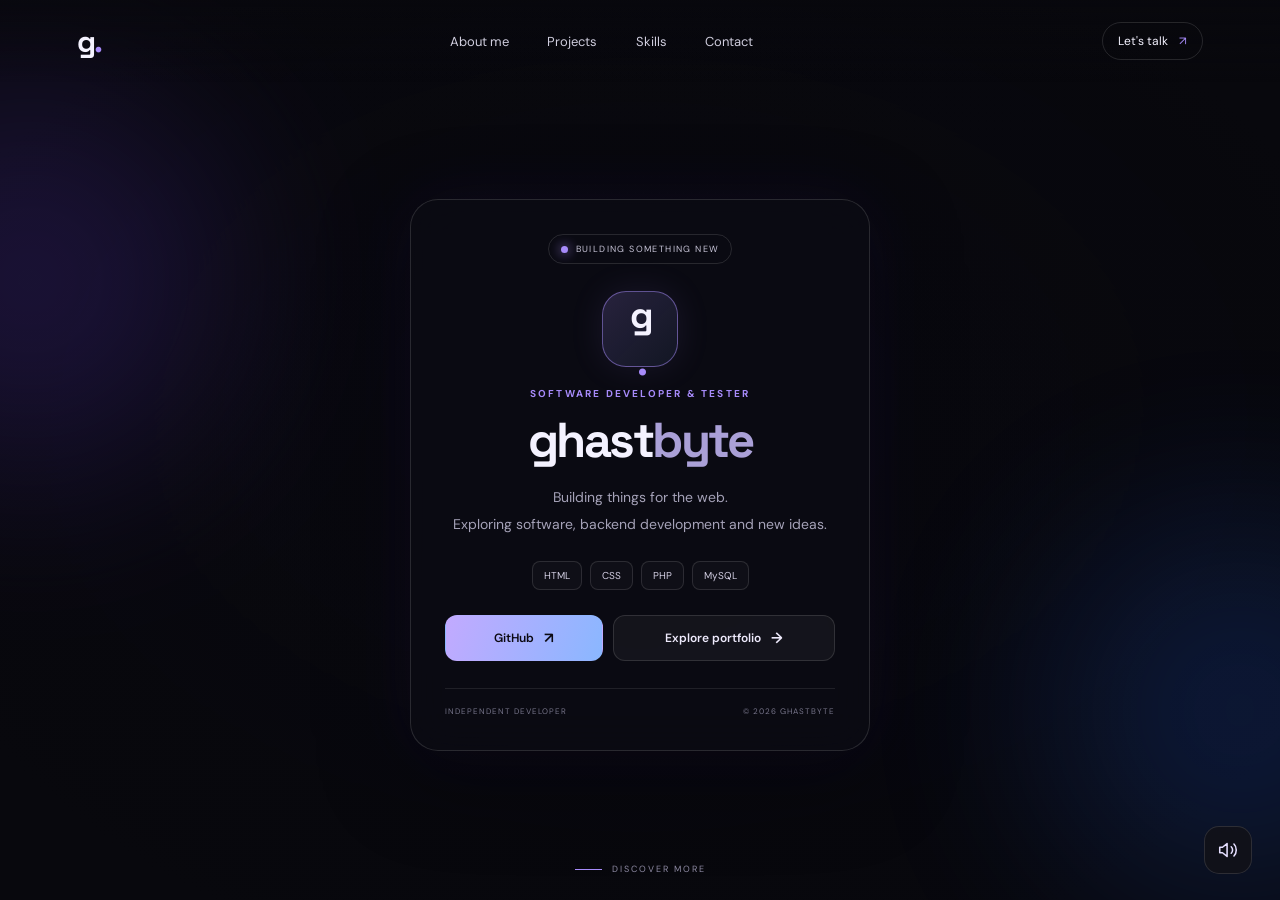
<file: index.html>
<!DOCTYPE html>
<html lang="en">
<head>
  <meta charset="UTF-8">
  <meta name="viewport" content="width=device-width, initial-scale=1.0">
  <meta name="theme-color" content="#08080d">
  <meta name="description" content="ghastbyte — software development, web projects and experiments.">
  <title>Welcome - ghastbyte</title>

  <link rel="stylesheet" href="main.css">
  <link rel="stylesheet" href="musicSlider.css">
  <script src="script.js" defer></script>
</head>

<body class="home-page">
  <video class="background-video" autoplay muted loop playsinline aria-hidden="true">
    <source src="assets/background.mp4" type="video/mp4">
  </video>

  <div class="background-overlay"></div>
  <div class="ambient ambient-one"></div>
  <div class="ambient ambient-two"></div>

  <header class="navbar">
    <a class="nav-logo" href="index.html" aria-label="ghastbyte home">g<span>.</span></a>

    <nav class="nav-links" aria-label="Main navigation">
      <a href="portfolio.html#about">About me</a>
      <a href="portfolio.html#projects">Projects</a>
      <a href="portfolio.html#skills">Skills</a>
      <a href="portfolio.html#contact">Contact</a>
    </nav>

    <a class="nav-cta" href="portfolio.html#contact">
      Let's talk <span>↗</span>
    </a>
  </header>

  <main class="home-content">
    <section class="profile-card">
      <div class="status">
        <span class="status-dot"></span>
        BUILDING SOMETHING NEW
      </div>

      <div class="avatar">g<span>.</span></div>

      <p class="eyebrow">SOFTWARE DEVELOPER &amp; TESTER</p>

      <h1>ghast<span>byte</span></h1>

      <p class="profile-description">
        Building things for the web.<br>
        Exploring software, backend development and new ideas.
      </p>

      <div class="tech-tags" aria-label="Technologies">
        <span>HTML</span>
        <span>CSS</span>
        <span>PHP</span>
        <span>MySQL</span>
      </div>

      <div class="profile-actions">
        <a
          class="button button-primary"
          href="https://github.com/ghastbyte"
          target="_blank"
          rel="noopener noreferrer"
        >
          GitHub <span class="arrow">↗</span>
        </a>

        <a class="button button-secondary" href="portfolio.html">
          Explore portfolio <span class="arrow">→</span>
        </a>
      </div>

      <div class="card-footer">
        <span>INDEPENDENT DEVELOPER</span>
        <span>© <span id="year"></span> GHASTBYTE</span>
      </div>
    </section>

    <a class="scroll-hint" href="portfolio.html#about">
      <span class="scroll-line"></span>
      DISCOVER MORE
    </a>
  </main>

  <div class="music-control" id="music-control">
    <label class="volume-slider-wrap" for="volume-slider">
      <input
        type="range"
        id="volume-slider"
        class="volume-slider"
        min="0"
        max="100"
        value="25"
        step="1"
        aria-label="Music volume"
        title="Music volume"
      >
    </label>

    <button
      class="music-button"
      id="music-button"
      type="button"
      aria-label="Play background music"
      title="Play background music"
    >
      <svg
        class="speaker-icon"
        id="speaker-icon"
        viewBox="0 0 24 24"
        fill="none"
        aria-hidden="true"
      >
        <path
          d="M11 5L6 9H3V15H6L11 19V5Z"
          stroke="currentColor"
          stroke-width="1.7"
          stroke-linecap="round"
          stroke-linejoin="round"
        />
        <path
          d="M15.5 8.5C16.5 9.4 17 10.6 17 12C17 13.4 16.5 14.6 15.5 15.5"
          stroke="currentColor"
          stroke-width="1.7"
          stroke-linecap="round"
          stroke-linejoin="round"
        />
        <path
          d="M18.5 5.5C20.2 7.2 21 9.5 21 12C21 14.5 20.2 16.8 18.5 18.5"
          stroke="currentColor"
          stroke-width="1.7"
          stroke-linecap="round"
          stroke-linejoin="round"
        />
      </svg>
    </button>
  </div>

  <audio id="background-music" loop preload="none">
    <source src="assets/music.mp3" type="audio/mpeg">
  </audio>
</body>
</html>
</file>
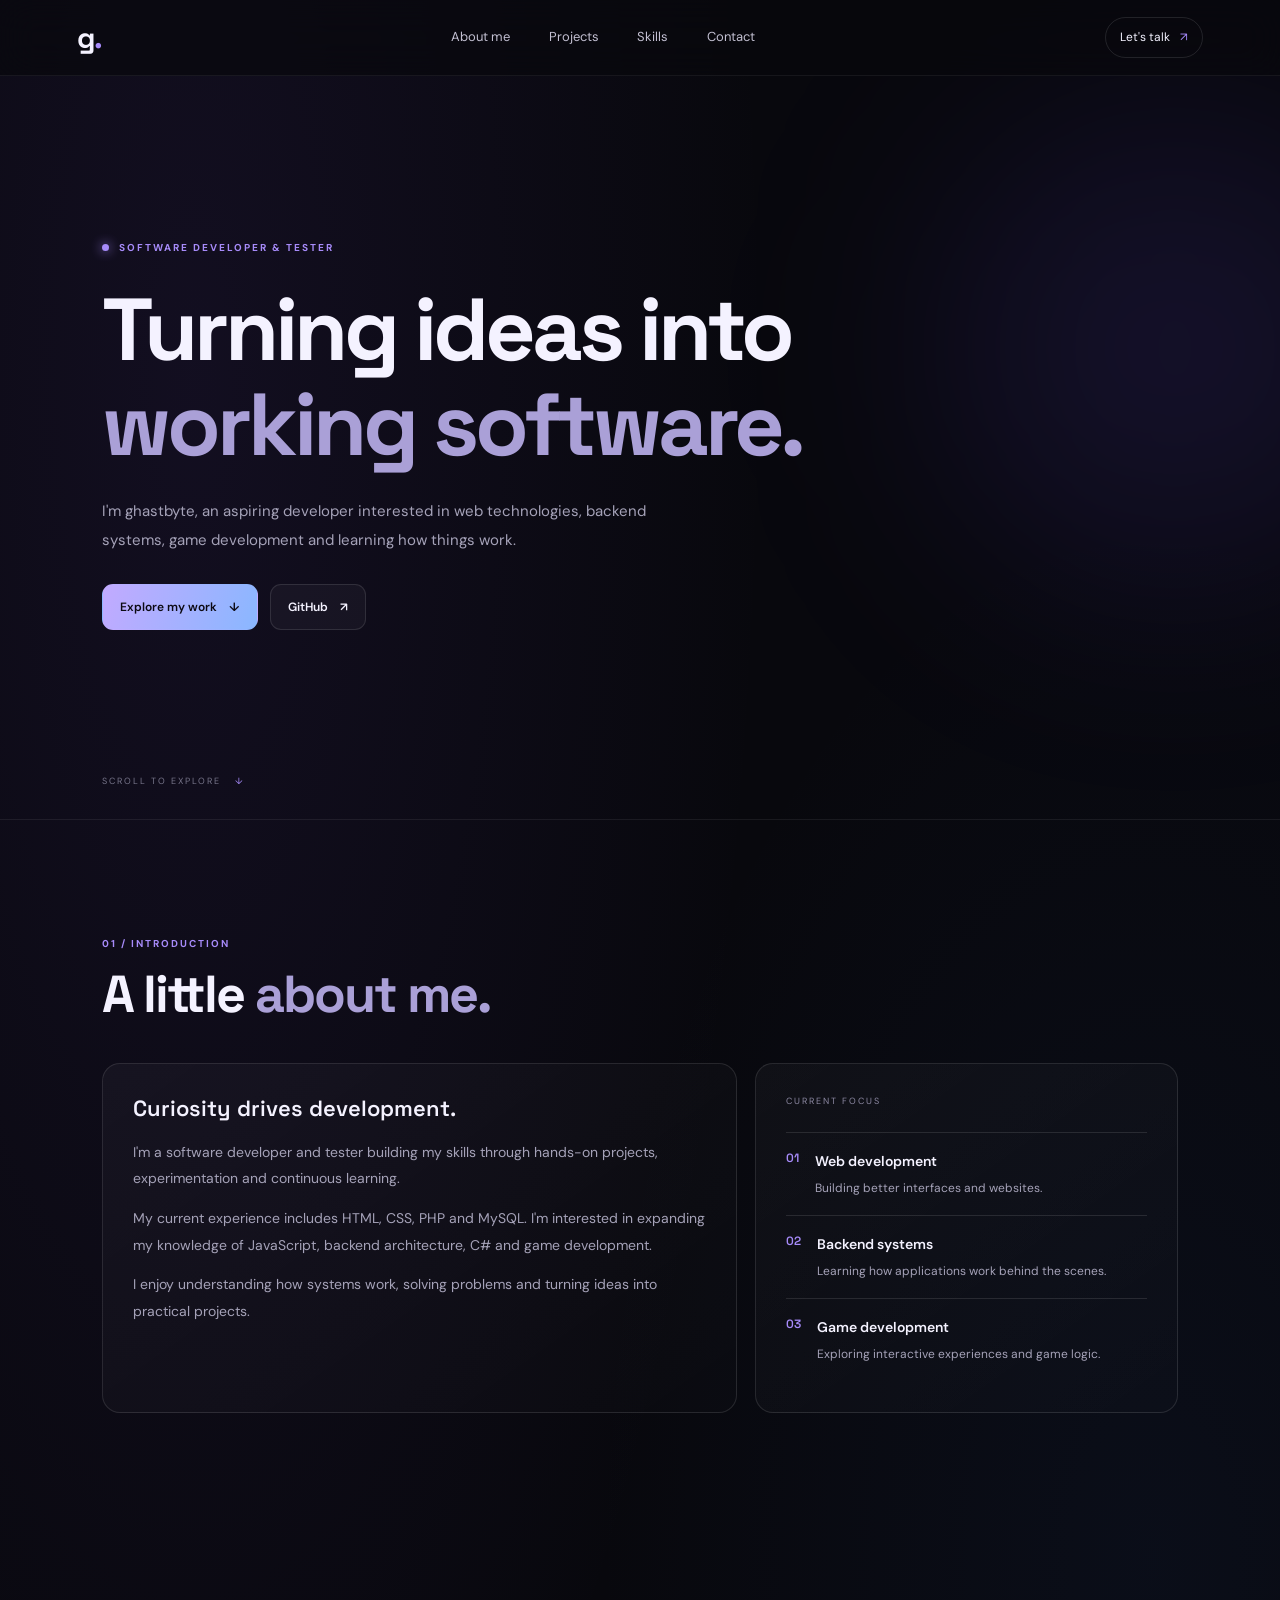
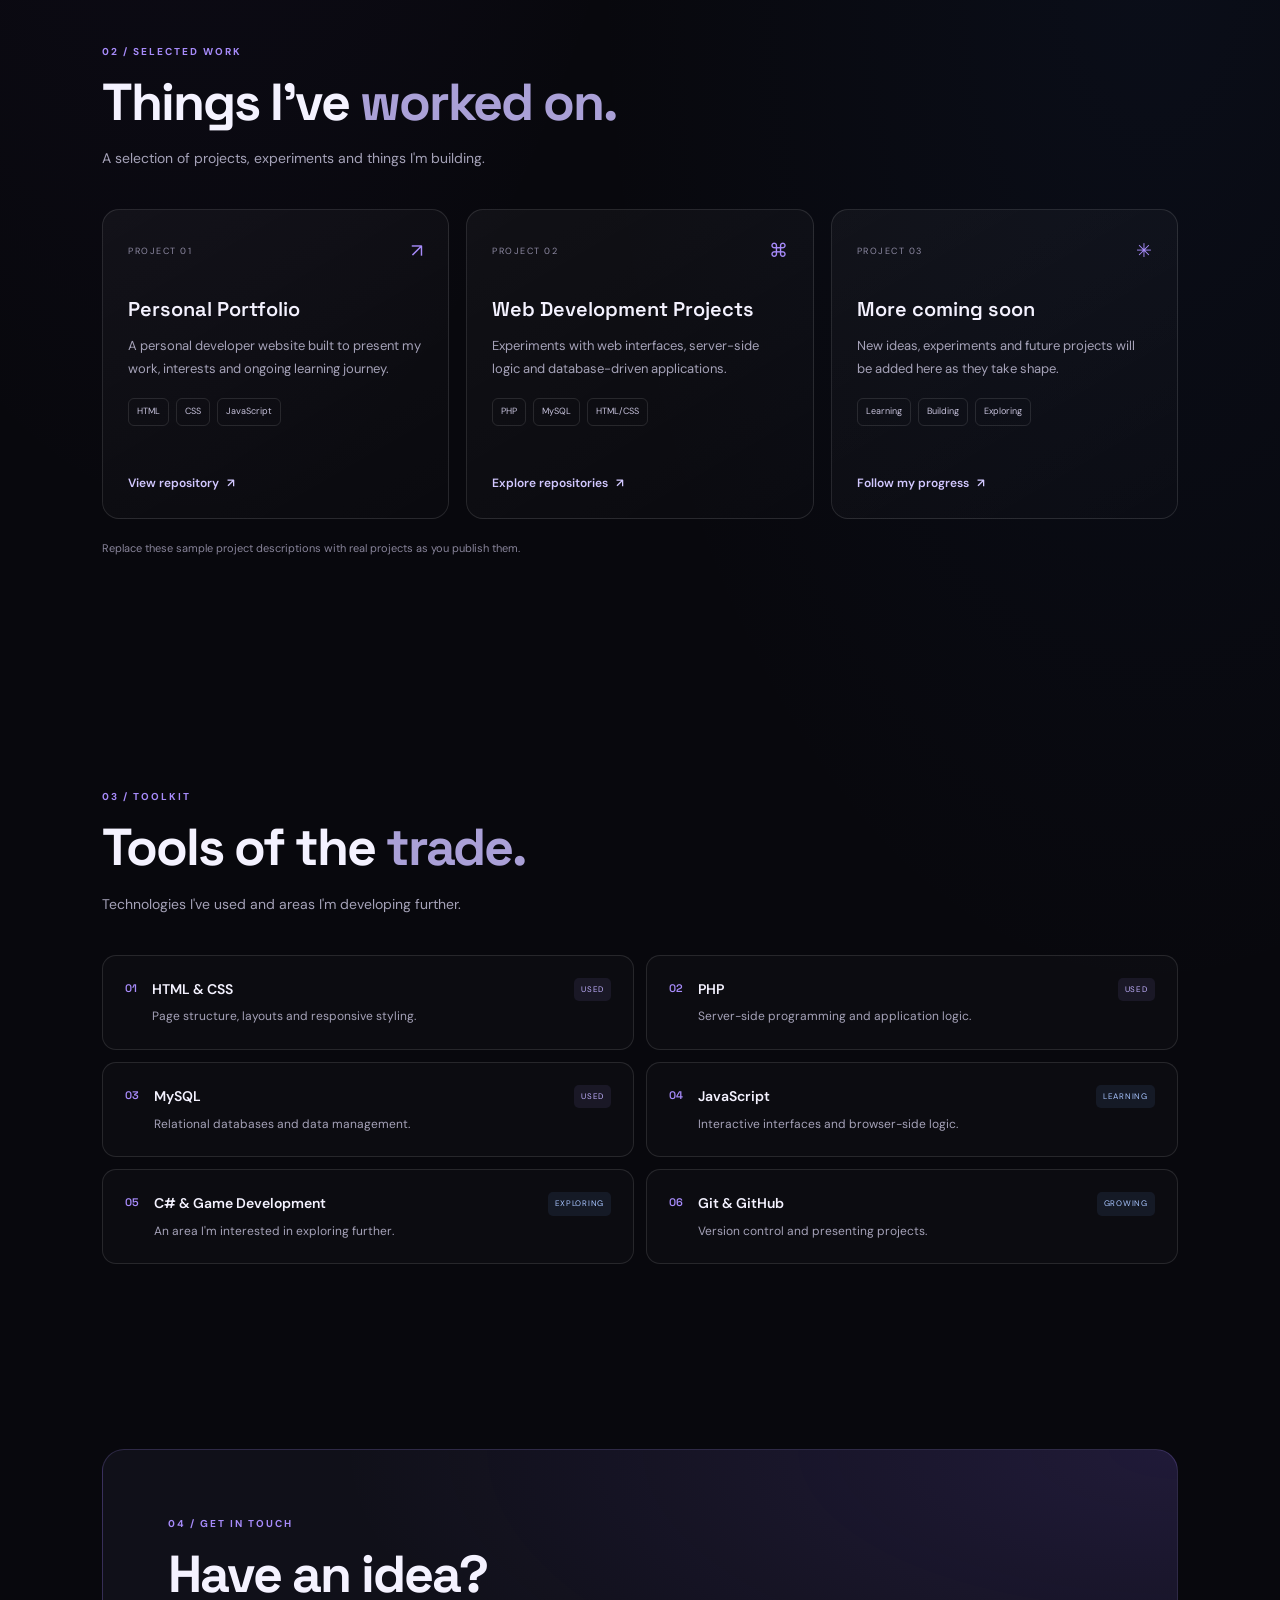
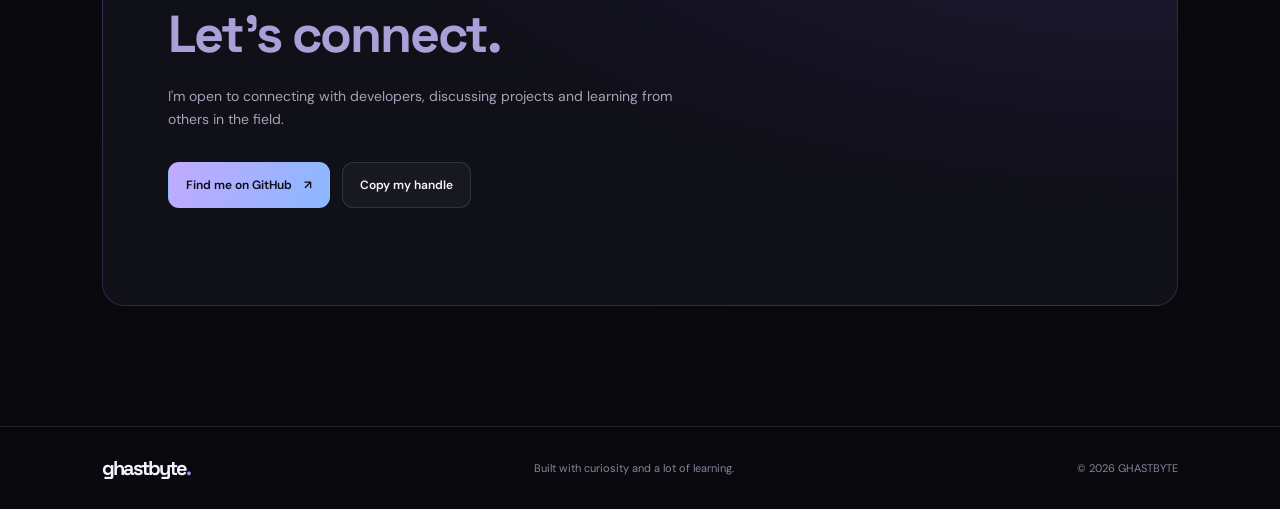
<file: portfolio.html>
<!DOCTYPE html>
<html lang="en">
<head>
  <meta charset="UTF-8">
  <meta name="viewport" content="width=device-width, initial-scale=1.0">
  <meta name="theme-color" content="#08080d">
  <meta name="description" content="Explore ghastbyte's skills, projects and software development journey.">
  <title>My portfolio - ghastbyte</title>
  <link rel="stylesheet" href="portfolio.css">
  <script src="script.js" defer></script>
</head>
<body class="portfolio-page">

  <header class="navbar portfolio-navbar">
    <a class="nav-logo" href="index.html" aria-label="ghastbyte home">g<span>.</span></a>

    <nav class="nav-links" aria-label="Main navigation">
      <a href="#about">About me</a>
      <a href="#projects">Projects</a>
      <a href="#skills">Skills</a>
      <a href="#contact">Contact</a>
    </nav>

    <a class="nav-cta" href="#contact">Let's talk <span>↗</span></a>
  </header>

  <main>
    <section class="portfolio-hero">
      <div class="hero-glow"></div>
      <p class="section-kicker"><span class="status-dot"></span> SOFTWARE DEVELOPER &amp; TESTER</p>
      <h1>Turning ideas into<br><span>working software.</span></h1>
      <p class="hero-description">I'm ghastbyte, an aspiring developer interested in web technologies, backend systems, game development and learning how things work.</p>
      <div class="hero-buttons">
        <a class="button button-primary" href="#projects">Explore my work <span>↓</span></a>
        <a class="button button-secondary" href="https://github.com/ghastbyte" target="_blank" rel="noopener noreferrer">GitHub <span>↗</span></a>
      </div>
      <div class="hero-bottom-label">SCROLL TO EXPLORE <span>↓</span></div>
    </section>

    <section class="content-section about-section" id="about">
      <div class="section-heading">
        <p class="section-kicker">01 / INTRODUCTION</p>
        <h2>A little <span>about me.</span></h2>
      </div>

      <div class="about-grid">
        <article class="content-panel about-copy reveal">
          <h3>Curiosity drives development.</h3>
          <p>
            I'm a software developer and tester building my skills through
            hands-on projects, experimentation and continuous learning.
          </p>
          <p>
            My current experience includes HTML, CSS, PHP and MySQL. I'm
            interested in expanding my knowledge of JavaScript, backend
            architecture, C# and game development.
          </p>
          <p>
            I enjoy understanding how systems work, solving problems and
            turning ideas into practical projects.
          </p>
        </article>

        <aside class="content-panel focus-panel reveal">
          <p class="panel-label">CURRENT FOCUS</p>
          <div class="focus-item"><span>01</span><div><h3>Web development</h3><p>Building better interfaces and websites.</p></div></div>
          <div class="focus-item"><span>02</span><div><h3>Backend systems</h3><p>Learning how applications work behind the scenes.</p></div></div>
          <div class="focus-item"><span>03</span><div><h3>Game development</h3><p>Exploring interactive experiences and game logic.</p></div></div>
        </aside>
      </div>
    </section>

    <section class="content-section projects-section" id="projects">
      <div class="section-heading">
        <p class="section-kicker">02 / SELECTED WORK</p>
        <h2>Things I've <span>worked on.</span></h2>
        <p class="section-description">A selection of projects, experiments and things I'm building.</p>
      </div>

      <div class="project-grid">
        <article class="project-card reveal">
          <div class="project-top"><span class="project-number">PROJECT 01</span><span class="project-icon">↗</span></div>
          <h3>Personal Portfolio</h3>
          <p>A personal developer website built to present my work, interests and ongoing learning journey.</p>
          <div class="project-tags"><span>HTML</span><span>CSS</span><span>JavaScript</span></div>
          <a href="https://github.com/ghastbyte/ghastbyte-portfolio" target="_blank" rel="noopener noreferrer" class="project-link">View repository <span>↗</span></a>
        </article>

        <article class="project-card reveal">
          <div class="project-top"><span class="project-number">PROJECT 02</span><span class="project-icon">⌘</span></div>
          <h3>Web Development Projects</h3>
          <p>Experiments with web interfaces, server-side logic and database-driven applications.</p>
          <div class="project-tags"><span>PHP</span><span>MySQL</span><span>HTML/CSS</span></div>
          <a href="https://github.com/ghastbyte?tab=repositories" target="_blank" rel="noopener noreferrer" class="project-link">Explore repositories <span>↗</span></a>
        </article>

        <article class="project-card reveal">
          <div class="project-top"><span class="project-number">PROJECT 03</span><span class="project-icon">✳</span></div>
          <h3>More coming soon</h3>
          <p>New ideas, experiments and future projects will be added here as they take shape.</p>
          <div class="project-tags"><span>Learning</span><span>Building</span><span>Exploring</span></div>
          <a href="https://github.com/ghastbyte" target="_blank" rel="noopener noreferrer" class="project-link">Follow my progress <span>↗</span></a>
        </article>
      </div>
      <p class="project-note">Replace these sample project descriptions with real projects as you publish them.</p>
    </section>

    <section class="content-section skills-section" id="skills">
      <div class="section-heading">
        <p class="section-kicker">03 / TOOLKIT</p>
        <h2>Tools of the <span>trade.</span></h2>
        <p class="section-description">Technologies I've used and areas I'm developing further.</p>
      </div>

      <div class="skills-grid">
        <article class="skill-card reveal"><span class="skill-index">01</span><div><h3>HTML &amp; CSS</h3><p>Page structure, layouts and responsive styling.</p></div><span class="skill-state">USED</span></article>
        <article class="skill-card reveal"><span class="skill-index">02</span><div><h3>PHP</h3><p>Server-side programming and application logic.</p></div><span class="skill-state">USED</span></article>
        <article class="skill-card reveal"><span class="skill-index">03</span><div><h3>MySQL</h3><p>Relational databases and data management.</p></div><span class="skill-state">USED</span></article>
        <article class="skill-card reveal"><span class="skill-index">04</span><div><h3>JavaScript</h3><p>Interactive interfaces and browser-side logic.</p></div><span class="skill-state learning">LEARNING</span></article>
        <article class="skill-card reveal"><span class="skill-index">05</span><div><h3>C# &amp; Game Development</h3><p>An area I'm interested in exploring further.</p></div><span class="skill-state learning">EXPLORING</span></article>
        <article class="skill-card reveal"><span class="skill-index">06</span><div><h3>Git &amp; GitHub</h3><p>Version control and presenting projects.</p></div><span class="skill-state learning">GROWING</span></article>
      </div>
    </section>

    <section class="content-section contact-section" id="contact">
      <div class="contact-panel reveal">
        <p class="section-kicker">04 / GET IN TOUCH</p>
        <h2>Have an idea?<br><span>Let's connect.</span></h2>
        <p>I'm open to connecting with developers, discussing projects and learning from others in the field.</p>
        <div class="contact-actions">
          <a class="button button-primary" href="https://github.com/ghastbyte" target="_blank" rel="noopener noreferrer">Find me on GitHub <span>↗</span></a>
          <button class="button button-secondary" id="copy-handle" type="button" data-copy="ghastbyte">Copy my handle</button>
        </div>
        <p class="copy-feedback" id="copy-feedback" aria-live="polite"></p>
      </div>
    </section>
  </main>

  <footer class="portfolio-footer">
    <a class="footer-logo" href="index.html">ghastbyte<span>.</span></a>
    <p>Built with curiosity and a lot of learning.</p>
    <span>© <span id="year"></span> GHASTBYTE</span>
  </footer>
</body>
</html>
</file>
<file: main.css>
@import url('https://fonts.googleapis.com/css2?family=DM+Sans:wght@400;500;600;700&family=Space+Grotesk:wght@400;500;600;700&display=swap');

:root {
  --bg: #08080d;
  --text: #f4f2ff;
  --muted: #a5a2b8;
  --purple: #a78bfa;
  --blue: #70a5ff;
  --border: rgba(255, 255, 255, 0.12);
}

* {
  box-sizing: border-box;
  margin: 0;
  padding: 0;
}

html {
  scroll-behavior: smooth;
}

body {
  min-height: 100vh;
  color: var(--text);
  background: var(--bg);
  font-family: "DM Sans", sans-serif;
}

a {
  color: inherit;
  text-decoration: none;
}

.home-page {
  position: relative;
  min-height: 100vh;
  overflow: hidden;
  isolation: isolate;
}

.background-video,
.background-overlay {
  position: fixed;
  inset: 0;
  width: 100%;
  height: 100%;
}

.background-video {
  z-index: -3;
  object-fit: cover;
  opacity: 0.42;
}

.background-overlay {
  z-index: -2;
  background:
    linear-gradient(180deg, rgba(8, 8, 13, 0.45), rgba(8, 8, 13, 0.72)),
    radial-gradient(ellipse at center, rgba(20, 17, 42, 0.18), #08080d 85%);
}

.ambient {
  position: fixed;
  z-index: -1;
  width: 380px;
  height: 380px;
  border-radius: 50%;
  filter: blur(100px);
  opacity: 0.18;
  pointer-events: none;
  animation: ambient-float 12s ease-in-out infinite alternate;
}

.ambient-one {
  top: 10%;
  left: -160px;
  background: #7747ff;
}

.ambient-two {
  right: -150px;
  bottom: 0;
  background: #276bff;
  animation-delay: -5s;
}

/* Top navigation */

.navbar {
  position: absolute;
  z-index: 10;
  top: 0;
  left: 0;
  width: 100%;
  min-height: 82px;
  padding: 20px 6%;
  display: flex;
  align-items: center;
  justify-content: space-between;
  gap: 24px;
  background: linear-gradient(
    180deg,
    rgba(8, 8, 13, 0.55),
    rgba(8, 8, 13, 0)
  );
}

.nav-logo {
  font: 700 30px "Space Grotesk", sans-serif;
  letter-spacing: -2px;
}

.nav-logo span,
.avatar span {
  color: var(--purple);
}

.nav-links {
  display: flex;
  align-items: center;
  justify-content: center;
  gap: clamp(18px, 3vw, 42px);
}

.nav-links a {
  color: #d0cede;
  font-size: 13px;
  transition: color 0.2s ease;
}

.nav-links a:hover {
  color: white;
}

.nav-cta {
  padding: 10px 15px;
  border: 1px solid var(--border);
  border-radius: 100px;
  font-size: 12px;
  transition: border-color 0.2s ease, background 0.2s ease;
}

.nav-cta:hover {
  background: rgba(255, 255, 255, 0.07);
  border-color: rgba(167, 139, 250, 0.65);
}

.nav-cta span {
  margin-left: 8px;
  color: var(--purple);
}

/* Main profile card */

.home-content {
  position: relative;
  z-index: 1;
  min-height: 100vh;
  padding: 110px 20px 60px;
  display: flex;
  flex-direction: column;
  align-items: center;
  justify-content: center;
}

.profile-card {
  width: min(100%, 460px);
  padding: 34px;
  text-align: center;
  border: 1px solid rgba(255, 255, 255, 0.13);
  border-radius: 28px;
  background: rgba(12, 12, 21, 0.69);
  box-shadow:
    0 25px 90px rgba(0, 0, 0, 0.35),
    0 0 70px rgba(113, 76, 255, 0.08);
  backdrop-filter: blur(22px);
  -webkit-backdrop-filter: blur(22px);
  animation: card-enter 0.9s ease both;
}

.status {
  display: inline-flex;
  align-items: center;
  gap: 8px;
  padding: 8px 12px;
  border: 1px solid var(--border);
  border-radius: 100px;
  color: #c8c5d8;
  font-size: 9px;
  letter-spacing: 1.4px;
}

.status-dot {
  width: 7px;
  height: 7px;
  border-radius: 50%;
  background: #a78bfa;
  box-shadow: 0 0 12px #a78bfa;
}

.avatar {
  width: 76px;
  height: 76px;
  margin: 27px auto 20px;
  display: grid;
  place-items: center;
  border: 1px solid rgba(167, 139, 250, 0.5);
  border-radius: 24px;
  background: linear-gradient(135deg, rgba(167, 139, 250, 0.19), rgba(112, 165, 255, 0.08));
  font: 700 37px "Space Grotesk", sans-serif;
  letter-spacing: -4px;
  box-shadow: 0 0 35px rgba(167, 139, 250, 0.1);
}

.eyebrow {
  color: var(--purple);
  font-size: 10px;
  font-weight: 700;
  letter-spacing: 2.2px;
}

.profile-card h1 {
  margin-top: 9px;
  font: 700 clamp(36px, 7vw, 49px) "Space Grotesk", sans-serif;
  letter-spacing: -2.5px;
}

.profile-card h1 span {
  color: #aaa0d7;
}

.profile-description {
  margin-top: 13px;
  color: var(--muted);
  font-size: 14px;
  line-height: 1.9;
}

.tech-tags {
  margin-top: 23px;
  display: flex;
  flex-wrap: wrap;
  justify-content: center;
  gap: 8px;
}

.tech-tags span {
  padding: 7px 11px;
  border: 1px solid var(--border);
  border-radius: 8px;
  color: #d2cee2;
  background: rgba(255, 255, 255, 0.025);
  font-size: 10px;
}

.profile-actions {
  margin-top: 25px;
  display: grid;
  grid-template-columns: 1fr 1.4fr;
  gap: 10px;
}

.button {
  min-height: 46px;
  padding: 0 14px;
  display: flex;
  align-items: center;
  justify-content: center;
  gap: 10px;
  border: 1px solid var(--border);
  border-radius: 12px;
  font-size: 12px;
  font-weight: 600;
  transition: transform 0.2s ease, border-color 0.2s ease, background 0.2s ease;
}

.button:hover {
  transform: translateY(-2px);
}

.button-primary {
  border-color: transparent;
  color: #0b0912;
  background: linear-gradient(110deg, #c2aaff, #8ab7ff);
}

.button-primary:hover {
  background: linear-gradient(110deg, #d5c6ff, #a5c7ff);
}

.button-secondary {
  color: #eeeafc;
  background: rgba(255, 255, 255, 0.045);
}

.button-secondary:hover {
  border-color: rgba(167, 139, 250, 0.55);
  background: rgba(167, 139, 250, 0.08);
}

.arrow {
  font-size: 15px;
}

.card-footer {
  margin-top: 27px;
  padding-top: 17px;
  display: flex;
  justify-content: space-between;
  gap: 10px;
  border-top: 1px solid rgba(255, 255, 255, 0.09);
  color: #77758a;
  font-size: 8px;
  letter-spacing: 1px;
}

.scroll-hint {
  position: absolute;
  bottom: 25px;
  display: flex;
  align-items: center;
  gap: 10px;
  color: #8f8ba4;
  font-size: 9px;
  letter-spacing: 2px;
  transition: color 0.2s ease;
}

.scroll-hint:hover {
  color: white;
}

.scroll-line {
  width: 27px;
  height: 1px;
  background: var(--purple);
}

/* Animations */

@keyframes card-enter {
  from {
    opacity: 0;
    transform: translateY(18px);
  }
  to {
    opacity: 1;
    transform: translateY(0);
  }
}

@keyframes ambient-float {
  from {
    transform: translate(0, 0) scale(1);
  }
  to {
    transform: translate(45px, -25px) scale(1.12);
  }
}

@media (max-width: 650px) {
  .navbar {
    min-height: 70px;
    padding: 18px 5%;
    gap: 12px;
  }

  .nav-links {
    gap: 13px;
  }

  .nav-links a {
    font-size: 11px;
  }

  .nav-cta {
    display: none;
  }

  .profile-card {
    padding: 27px 20px;
    border-radius: 23px;
  }

  .profile-card h1 {
    font-size: 40px;
  }

  .profile-description {
    font-size: 13px;
  }

  .card-footer {
    font-size: 7px;
  }
}

@media (max-width: 390px) {
  .nav-links {
    gap: 9px;
  }

  .nav-links a {
    font-size: 10px;
  }

  .nav-logo {
    font-size: 25px;
  }

  .profile-actions {
    grid-template-columns: 1fr;
  }
}

@media (prefers-reduced-motion: reduce) {
  *,
  *::before,
  *::after {
    scroll-behavior: auto !important;
    animation-duration: 0.01ms !important;
    animation-iteration-count: 1 !important;
    transition-duration: 0.01ms !important;
  }
}
</file>
<file: musicSlider.css>
.music-control {
  position: fixed;
  right: 28px;
  bottom: 26px;
  z-index: 1000;
  display: flex;
  align-items: center;
  gap: 12px;
}

.volume-slider-wrap {
  display: flex;
  width: 0;
  align-items: center;
  justify-content: center;
  padding: 0;
  overflow: hidden;
  border: 1px solid transparent;
  border-radius: 14px;
  background: rgba(18, 18, 24, 0.88);
  opacity: 0;
  pointer-events: none;
  backdrop-filter: blur(12px);
  -webkit-backdrop-filter: blur(12px);
  transition:
    width 0.3s ease,
    padding 0.3s ease,
    opacity 0.25s ease,
    border-color 0.3s ease;
}

.music-control:hover .volume-slider-wrap, .music-control:focus-within .volume-slider-wrap {
  width: 150px;
  padding: 14px 12px;
  border-color: rgba(255, 255, 255, 0.1);
  opacity: 1;
  pointer-events: auto;
}

.volume-slider {
  display: block;
  flex: 1;
  min-width: 0;
  width: 100%;
  height: 4px;
  margin: 0;
  appearance: none;
  -webkit-appearance: none;
  border: none;
  border-radius: 999px;
  outline: none;
  background: rgba(255, 255, 255, 0.2);
  cursor: pointer;
  accent-color: #b6a0ff;
}

.volume-slider::-webkit-slider-thumb {
  width: 12px;
  height: 12px;
  appearance: none;
  -webkit-appearance: none;
  border: none;
  border-radius: 50%;
  background: #b6a0ff;
  box-shadow: 0 0 10px rgba(160, 130, 255, 0.4);
  cursor: grab;
}

.volume-slider::-moz-range-thumb {
  width: 12px;
  height: 12px;
  border: none;
  border-radius: 50%;
  background: #b6a0ff;
  box-shadow: 0 0 10px rgba(160, 130, 255, 0.4);
  cursor: grab;
}

.volume-slider:focus-visible {
  outline: 2px solid #b6a0ff;
  outline-offset: 5px;
}

.music-button {
  display: flex;
  width: 48px;
  height: 48px;
  flex-shrink: 0;
  align-items: center;
  justify-content: center;
  border: 1px solid rgba(255, 255, 255, 0.12);
  border-radius: 15px;
  background: rgba(18, 18, 24, 0.88);
  color: #e5dfff;
  cursor: pointer;
  backdrop-filter: blur(12px);
  -webkit-backdrop-filter: blur(12px);
  transition:
    transform 0.2s ease,
    border-color 0.2s ease,
    background 0.2s ease,
    color 0.2s ease;
}

.music-button:hover {
  transform: translateY(-2px);
  border-color: rgba(182, 160, 255, 0.5);
  background: rgba(35, 29, 52, 0.95);
  color: #b6a0ff;
}

.music-button:focus-visible {
  outline: 2px solid #b6a0ff;
  outline-offset: 4px;
}

.speaker-icon {
  width: 22px;
  height: 22px;
}

.music-button.is-playing {
  border-color: rgba(182, 160, 255, 0.4);
  color: #b6a0ff;
}

@media (max-width: 600px) {
  .music-control {
    right: 16px;
    bottom: 16px;
    gap: 8px;
  }

  .music-button {
    width: 44px;
    height: 44px;
  }

  .music-control:hover .volume-slider-wrap,
  .music-control:focus-within .volume-slider-wrap {
    width: 130px;
  }
}

@media (prefers-reduced-motion: reduce) {
  .volume-slider-wrap,
  .music-button {
    transition: none;
  }
}
</file>
<file: portfolio.css>
@import url('https://fonts.googleapis.com/css2?family=DM+Sans:wght@400;500;600;700&family=Space+Grotesk:wght@400;500;600;700&display=swap');

:root {
  --bg: #08080d;
  --panel: #101019;
  --text: #f4f2ff;
  --muted: #a5a2b8;
  --purple: #a78bfa;
  --blue: #70a5ff;
  --border: rgba(255, 255, 255, 0.11);
}

* {
  box-sizing: border-box;
  margin: 0;
  padding: 0;
}

html {
  scroll-behavior: smooth;
  scroll-padding-top: 90px;
}

body {
  background:
    radial-gradient(ellipse at 15% 10%, rgba(104, 66, 190, 0.11), transparent 36rem),
    radial-gradient(ellipse at 90% 42%, rgba(40, 90, 180, 0.07), transparent 35rem),
    var(--bg);
  color: var(--text);
  font-family: "DM Sans", sans-serif;
  line-height: 1.7;
}

a {
  color: inherit;
  text-decoration: none;
}

button {
  font: inherit;
}

.navbar {
  position: fixed;
  z-index: 100;
  top: 0;
  left: 0;
  width: 100%;
  min-height: 76px;
  padding: 16px 6%;
  display: flex;
  align-items: center;
  justify-content: space-between;
  gap: 24px;
  border-bottom: 1px solid rgba(255, 255, 255, 0.06);
  background: rgba(8, 8, 13, 0.66);
  backdrop-filter: blur(18px);
  -webkit-backdrop-filter: blur(18px);
}

.nav-logo, .footer-logo {
  font: 700 29px "Space Grotesk", sans-serif;
  letter-spacing: -2px;
}

.nav-logo span, .footer-logo span {
  color: var(--purple);
}

.nav-links {
  display: flex;
  align-items: center;
  gap: clamp(18px, 3vw, 40px);
}

.nav-links a {
  color: #c3c0d2;
  font-size: 13px;
  transition: color 0.2s ease;
}

.nav-links a:hover,
.nav-links a.active {
  color: white;
}

.nav-cta {
  padding: 9px 14px;
  border: 1px solid var(--border);
  border-radius: 100px;
  font-size: 12px;
}

.nav-cta span {
  margin-left: 7px;
  color: var(--purple);
}

.portfolio-hero {
  position: relative;
  min-height: 690px;
  min-height: min(820px, 100svh);
  padding: 150px 8% 100px;
  display: flex;
  flex-direction: column;
  align-items: flex-start;
  justify-content: center;
  overflow: hidden;
  border-bottom: 1px solid rgba(255, 255, 255, 0.07);
}

.hero-glow {
  position: absolute;
  top: 15%;
  right: -120px;
  width: 450px;
  height: 450px;
  border-radius: 50%;
  background: rgba(112, 76, 255, 0.13);
  filter: blur(120px);
  pointer-events: none;
}

.section-kicker {
  color: var(--purple);
  font-size: 10px;
  font-weight: 700;
  letter-spacing: 2px;
}

.portfolio-hero .section-kicker {
  display: flex;
  align-items: center;
  gap: 10px;
}

.status-dot {
  display: inline-block;
  width: 7px;
  height: 7px;
  border-radius: 50%;
  background: var(--purple);
  box-shadow: 0 0 12px var(--purple);
}

.portfolio-hero h1 {
  position: relative;
  margin-top: 26px;
  font: 700 clamp(44px, 7vw, 88px)/1.08 "Space Grotesk", sans-serif;
  letter-spacing: -4px;
}

.portfolio-hero h1 span,
.section-heading h2 span,
.contact-panel h2 span {
  color: #aaa0d7;
}

.hero-description {
  max-width: 580px;
  margin-top: 25px;
  color: var(--muted);
  font-size: 15px;
  line-height: 1.9;
}

.hero-buttons,
.contact-actions {
  margin-top: 30px;
  display: flex;
  flex-wrap: wrap;
  gap: 12px;
}

.button {
  min-height: 46px;
  padding: 0 17px;
  display: inline-flex;
  align-items: center;
  justify-content: center;
  gap: 12px;
  border: 1px solid var(--border);
  border-radius: 11px;
  color: var(--text);
  background: rgba(255, 255, 255, 0.035);
  font-size: 12px;
  font-weight: 600;
  cursor: pointer;
  transition: transform 0.2s ease, border-color 0.2s ease, background 0.2s ease;
}

.button:hover {
  transform: translateY(-2px);
}

.button-primary {
  border-color: transparent;
  color: #0b0912;
  background: linear-gradient(110deg, #c2aaff, #8ab7ff);
}

.button-primary:hover {
  background: linear-gradient(110deg, #d5c6ff, #a5c7ff);
}

.button-secondary:hover {
  border-color: rgba(167, 139, 250, 0.55);
  background: rgba(167, 139, 250, 0.08);
}

.hero-bottom-label {
  position: absolute;
  bottom: 30px;
  left: 8%;
  color: #77758a;
  font-size: 9px;
  letter-spacing: 2px;
}

.hero-bottom-label span {
  margin-left: 10px;
  color: var(--purple);
}

.content-section {
  padding: 115px 8%;
  scroll-margin-top: 75px;
}

.section-heading {
  max-width: 720px;
  margin-bottom: 38px;
}

.section-heading h2,
.contact-panel h2 {
  margin-top: 13px;
  font: 700 clamp(32px, 5vw, 52px)/1.15 "Space Grotesk", sans-serif;
  letter-spacing: -2px;
}

.section-description {
  margin-top: 15px;
  color: var(--muted);
  font-size: 14px;
}


.about-grid {
  display: grid;
  grid-template-columns: 1.2fr 0.8fr;
  gap: 18px;
}

.content-panel {
  padding: 30px;
  border: 1px solid var(--border);
  border-radius: 18px;
  background: linear-gradient(145deg, rgba(255, 255, 255, 0.035), rgba(255, 255, 255, 0.012));
}

.about-copy h3 {
  margin-bottom: 17px;
  font: 600 22px "Space Grotesk", sans-serif;
}

.about-copy p {
  margin-top: 13px;
  color: var(--muted);
  font-size: 14px;
  line-height: 1.9;
}

.panel-label {
  margin-bottom: 23px;
  color: #8d89a3;
  font-size: 9px;
  letter-spacing: 2px;
}

.focus-item {
  display: flex;
  gap: 16px;
  padding: 17px 0;
  border-top: 1px solid var(--border);
}

.focus-item > span {
  color: var(--purple);
  font: 600 12px "Space Grotesk", sans-serif;
}

.focus-item h3 {
  font-size: 14px;
  font-weight: 600;
}

.focus-item p {
  margin-top: 4px;
  color: var(--muted);
  font-size: 12px;
}

.project-grid {
  display: grid;
  grid-template-columns: repeat(3, minmax(0, 1fr));
  gap: 17px;
}

.project-card {
  min-height: 310px;
  padding: 25px;
  display: flex;
  flex-direction: column;
  align-items: flex-start;
  border: 1px solid var(--border);
  border-radius: 17px;
  background: linear-gradient(150deg, rgba(255, 255, 255, 0.04), rgba(255, 255, 255, 0.012));
  transition: transform 0.25s ease, border-color 0.25s ease;
}

.project-card:hover {
  transform: translateY(-5px);
  border-color: rgba(167, 139, 250, 0.42);
}

.project-top {
  width: 100%;
  display: flex;
  justify-content: space-between;
  align-items: center;
}

.project-number {
  color: #8e8aa3;
  font-size: 9px;
  letter-spacing: 1.5px;
}

.project-icon {
  color: var(--purple);
  font-size: 19px;
}

.project-card h3 {
  margin-top: 28px;
  font: 600 20px "Space Grotesk", sans-serif;
}

.project-card > p {
  margin-top: 12px;
  color: var(--muted);
  font-size: 13px;
  line-height: 1.8;
}

.project-tags {
  margin-top: 18px;
  display: flex;
  flex-wrap: wrap;
  gap: 7px;
}

.project-tags span {
  padding: 5px 8px;
  border: 1px solid var(--border);
  border-radius: 6px;
  color: #c7c2dc;
  font-size: 9px;
}

.project-link {
  margin-top: auto;
  padding-top: 24px;
  color: #d2c8ff;
  font-size: 12px;
  font-weight: 600;
}

.project-link span {
  margin-left: 5px;
}

.project-note {
  margin-top: 20px;
  color: #88849a;
  font-size: 11px;
}

.skills-grid {
  display: grid;
  grid-template-columns: repeat(2, minmax(0, 1fr));
  gap: 12px;
}

.skill-card {
  display: flex;
  align-items: flex-start;
  gap: 15px;
  padding: 22px;
  border: 1px solid var(--border);
  border-radius: 14px;
  background: rgba(255, 255, 255, 0.02);
}

.skill-index {
  padding-top: 3px;
  color: var(--purple);
  font: 600 11px "Space Grotesk", sans-serif;
}

.skill-card > div {
  flex: 1;
}

.skill-card h3 {
  font-size: 14px;
  font-weight: 600;
}

.skill-card p {
  margin-top: 5px;
  color: var(--muted);
  font-size: 12px;
  line-height: 1.7;
}

.skill-state {
  padding: 5px 7px;
  border-radius: 5px;
  color: #c2b1ff;
  background: rgba(167, 139, 250, 0.09);
  font-size: 8px;
  letter-spacing: 0.7px;
  white-space: nowrap;
}

.skill-state.learning {
  color: #a8c5ff;
  background: rgba(112, 165, 255, 0.09);
}

.contact-section {
  padding-top: 70px;
  padding-bottom: 120px;
}

.contact-panel {
  position: relative;
  padding: clamp(30px, 6vw, 65px);
  overflow: hidden;
  border: 1px solid rgba(167, 139, 250, 0.2);
  border-radius: 22px;
  background:
    radial-gradient(ellipse at 100% 0%, rgba(111, 76, 210, 0.17), transparent 55%),
    #101019;
}

.contact-panel > p:not(.section-kicker):not(.copy-feedback) {
  max-width: 540px;
  margin-top: 20px;
  color: var(--muted);
  font-size: 14px;
}

.copy-feedback {
  min-height: 20px;
  margin-top: 12px;
  color: #c7b7ff;
  font-size: 12px;
}

.portfolio-footer {
  padding: 28px 8%;
  display: flex;
  flex-wrap: wrap;
  align-items: center;
  justify-content: space-between;
  gap: 18px;
  border-top: 1px solid var(--border);
}

.footer-logo {
  font-size: 20px;
}

.portfolio-footer p, .portfolio-footer > span {
  color: #89859c;
  font-size: 11px;
}

.reveal {
  opacity: 0;
  transform: translateY(18px);
  transition: opacity 0.65s ease, transform 0.65s ease;
}

.reveal.visible {
  opacity: 1;
  transform: translateY(0);
}

@media (max-width: 850px) {
  .about-grid {
    grid-template-columns: 1fr;
  }

  .project-grid {
    grid-template-columns: repeat(2, minmax(0, 1fr));
  }

  .project-card:last-child {
    grid-column: 1 / -1;
  }

  .portfolio-hero h1 {
    letter-spacing: -2.5px;
  }
}

@media (max-width: 650px) {
  .navbar {
    min-height: 68px;
    padding: 15px 5%;
    gap: 10px;
  }

  .nav-logo {
    font-size: 25px;
  }

  .nav-links {
    gap: 11px;
  }

  .nav-links a {
    font-size: 10px;
  }

  .nav-cta {
    display: none;
  }

  .portfolio-hero {
    min-height: 700px;
    padding: 125px 6% 100px;
  }

  .portfolio-hero h1 {
    font-size: clamp(43px, 10vw, 64px);
  }

  .hero-description {
    font-size: 13px;
  }

  .content-section {
    padding: 80px 6%;
  }

  .project-grid, .skills-grid {
    grid-template-columns: 1fr;
  }

  .project-card:last-child {
    grid-column: auto;
  }

  .skill-card {
    padding: 18px 14px;
  }

  .portfolio-footer {
    padding: 25px 6%;
    flex-direction: column;
    align-items: flex-start;
  }
}

@media (max-width: 390px) {
  .nav-links {
    gap: 8px;
  }

  .nav-links a {
    font-size: 9px;
  }

  .skill-card {
    flex-wrap: wrap;
  }
}

@media (prefers-reduced-motion: reduce) {
  *,
  *::before,
  *::after {
    scroll-behavior: auto !important;
    animation-duration: 0.01ms !important;
    transition-duration: 0.01ms !important;
  }

  .reveal {
    opacity: 1;
    transform: none;
  }
}
</file>
